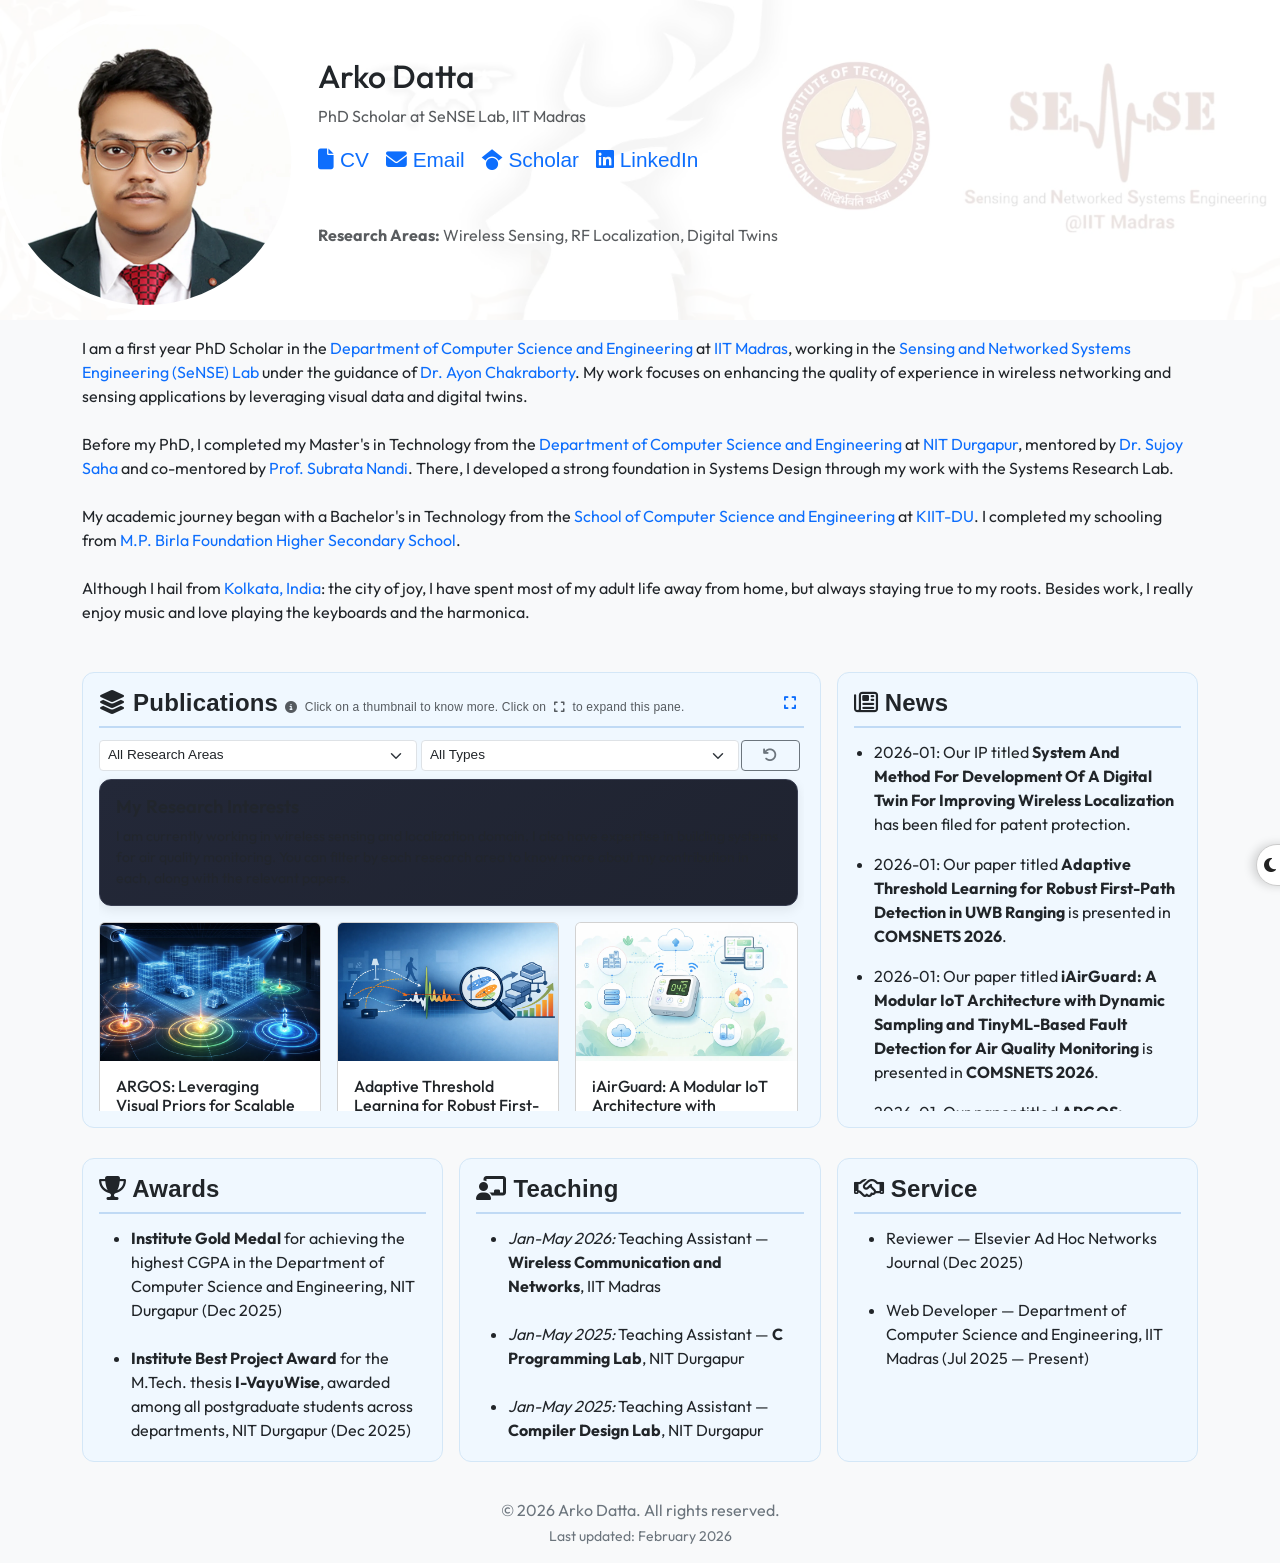
<file: index.html>
<!DOCTYPE html>
<html lang="en">

<head>
  <!-- Basic -->
  <meta charset="UTF-8" />
  <title>Arko Datta | PhD Scholar, SeNSE Lab, IIT Madras</title>
  <meta name="viewport" content="width=device-width, initial-scale=1" />
  <meta http-equiv="content-language" content="en">

  <!-- Description -->
  <meta name="description"
    content="Academic homepage of Arko Datta, PhD Scholar at the SeNSE Lab, Department of Computer Science and Engineering, IIT Madras. Research in wireless sensing, RF localization, and digital twins.">

  <!-- Canonical -->
  <link rel="canonical" href="https://cse.iitm.ac.in/~cs25d002/">

  <!-- Robots -->
  <meta name="robots" content="index, follow">

  <!-- Open Graph -->
  <meta property="og:type" content="website">
  <meta property="og:title" content="Arko Datta | PhD Scholar, IIT Madras">
  <meta property="og:description"
    content="Research in wireless sensing, RF localization, and digital twins at IIT Madras.">
  <meta property="og:url" content="https://cse.iitm.ac.in/~cs25d002/">
  <meta property="og:image" content="https://cse.iitm.ac.in/~cs25d002/assets/thumbnail.webp">

  <!-- Twitter / X -->
  <meta name="twitter:card" content="summary">
  <meta name="twitter:title" content="Arko Datta | PhD Scholar, IIT Madras">
  <meta name="twitter:description" content="Wireless sensing, RF localization, and digital twins research.">
  <meta name="twitter:image" content="https://cse.iitm.ac.in/~cs25d002/assets/thumbnail.webp">

  <!-- Favicons -->
  <link rel="icon" type="image/x-icon" href="assets/favicon/favicon.ico">
  <link rel="icon" type="image/png" sizes="16x16" href="assets/favicon/favicon-16x16.png">
  <link rel="icon" type="image/png" sizes="32x32" href="assets/favicon/favicon-32x32.png">
  <link rel="apple-touch-icon" sizes="180x180" href="assets/favicon/apple-touch-icon.png">
  <link rel="manifest" href="assets/favicon/site.webmanifest">

  <!-- CSS -->
  <link href="https://cdn.jsdelivr.net/npm/bootstrap@5.3.2/dist/css/bootstrap.min.css" rel="stylesheet">
  <link href="https://cdnjs.cloudflare.com/ajax/libs/font-awesome/6.5.1/css/all.min.css" rel="stylesheet">

  <!-- Fonts -->
  <link rel="preconnect" href="https://fonts.googleapis.com">
  <link rel="preconnect" href="https://fonts.gstatic.com" crossorigin>
  <link
    href="https://fonts.googleapis.com/css2?family=Outfit:wght@300;400;500;600;700;800&family=Nunito:wght@400;500;600;700&family=Poiret+One&display=swap"
    rel="stylesheet">

  <!-- Site CSS -->
  <link rel="stylesheet" href="styles.css">

  <!-- Person Schema -->
  <script type="application/ld+json">
  {
    "@context": "https://schema.org",
    "@type": "Person",
    "name": "Arko Datta",
    "url": "https://cse.iitm.ac.in/~cs25d002/",
    "jobTitle": "PhD Scholar",
    "affiliation": {
      "@type": "Organization",
      "name": "Indian Institute of Technology Madras"
    },
    "knowsAbout": [
      "Wireless Sensing",
      "RF Localization",
      "Digital Twins"
    ],
    "sameAs": [
      "https://scholar.google.com/citations?user=R0aOQfQAAAAJ",
      "https://www.linkedin.com/in/arkosense/"
    ]
  }
  </script>
</head>

<!-- Google tag (gtag.js) -->
<script async src="https://www.googletagmanager.com/gtag/js?id=G-C77P58GG93"></script>
<script>
  window.dataLayer = window.dataLayer || [];
  function gtag() { dataLayer.push(arguments); }
  gtag('js', new Date());

  gtag('config', 'G-C77P58GG93');
</script>

<body>
  <!-- Navbar -->
  <nav class="navbar d-none navbar-expand-lg navbar-light bg-light fixed-top">
    <div class="container-fluid">
      <div class="collapse navbar-collapse" id="navbarNav">
        <ul class="navbar-nav" id="nav-items"></ul>
      </div>
    </div>
  </nav>

  <!-- Mobile bottom hamburger -->
  <button class="btn btn-primary d-lg-none d-none mobile-menu-btn" data-bs-toggle="collapse"
    data-bs-target="#navbarNav">
    <i class="fa-solid fa-bars"></i>
  </button>

  <!-- Dynamic page content -->
  <main id="content">
    <!DOCTYPE html>
    <html lang="en">

    <head>
      <meta charset="UTF-8" />
      <title>Arko Datta</title>
      <meta name="viewport" content="width=device-width, initial-scale=1" />

      <meta name="description"
        content="Academic homepage of Arko Datta, PhD Scholar at IIT Madras. Research in wireless sensing, RF localization, and digital twins.">

      <!-- Bootstrap -->
      <link href="https://cdn.jsdelivr.net/npm/bootstrap@5.3.2/dist/css/bootstrap.min.css" rel="stylesheet">

      <!-- Font Awesome -->
      <link href="https://cdnjs.cloudflare.com/ajax/libs/font-awesome/6.5.1/css/all.min.css" rel="stylesheet">

      <!-- Your CSS -->
      <link rel="stylesheet" href="styles.css">
    </head>

    <body>

      <main id="content">

        <!-- ================= DESKTOP BANNER ================= -->
        <div class="banner-wrapper d-none d-md-block">
          <img src="assets/banner.webp" class="banner" alt="Banner">
          <div class="banner-overlay"></div>

          <div class="banner-content container">
            <div class="row align-items-center">
              <div class="col-md-3 text-center">
                <img src="assets/thumbnail.webp" class="profile-pic-banner" alt="Profile">
              </div>
              <div class="col-md-9">
                <h2>Arko Datta</h2>
                <p class="text-muted">PhD Scholar at SeNSE Lab, IIT Madras</p>
                <div class="social-icons">
                  <a href="assets/resume.pdf"><i class="fa-solid fa-file"></i> CV</a>
                  <a href="mailto:arko@cse.iitm.ac.in"><i class="fa-solid fa-envelope"></i> Email</a>
                  <a href="https://scholar.google.com/citations?user=R0aOQfQAAAAJ&hl=en"><i
                      class="fa-brands fa-google-scholar"></i> Scholar</a>
                  <a href="https://www.linkedin.com/in/arkosense/?originalSubdomain=in"><i
                      class="fa-brands fa-linkedin"></i> LinkedIn</a>
                </div>
                <p class="text-muted"><br><br><b>Research Areas: </b>Wireless Sensing, RF Localization, Digital Twins
                </p>
              </div>
            </div>
          </div>
        </div>

        <!-- ================= MOBILE HEADER ================= -->
        <img src="assets/banner.webp" class="banner d-md-none" alt="Banner">

        <div class="container d-md-none text-center">
          <img src="assets/thumbnail.webp" class="profile-pic mt-3" alt="Profile">
          <h2 class="mt-3">Arko Datta</h2>
          <p class="text-muted">PhD Scholar at SeNSE Lab, IIT Madras</p>

          <!-- ✅ MOBILE ACTION BUTTONS (ICON ONLY) -->
          <div class="d-flex justify-content-center gap-4 social-icons mt-3">
            <a href="assets/resume.pdf" aria-label="CV">
              <i class="fa-solid fa-file"></i>
            </a>
            <a href="mailto:arko@cse.iitm.ac.in" aria-label="Email">
              <i class="fa-solid fa-envelope"></i>
            </a>
            <a href="https://scholar.google.com/citations?user=R0aOQfQAAAAJ&hl=en" aria-label="Google Scholar">
              <i class="fa-brands fa-google-scholar"></i>
            </a>
            <a href="https://www.linkedin.com/in/arkosense/?originalSubdomain=in" aria-label="LinkedIn">
              <i class="fa-brands fa-linkedin"></i>
            </a>
          </div>
          <p class="text-muted"><br><b>Research Areas: </b>Wireless Sensing, RF Localization, Digital Twins</p>
        </div>

        <!-- ================= BIO ================= -->
        <div class="container mb-4 mt-3">
          <p class="mb-5 mt-3">
            I am a first year PhD Scholar in the <a href="https://www.cse.iitm.ac.in/">Department of Computer Science
              and Engineering</a> at <a href="https://www.iitm.ac.in/">IIT Madras</a>, working in the <a
              href="https://www.cse.iitm.ac.in/~sense/">Sensing and Networked Systems Engineering (SeNSE) Lab</a> under
            the guidance of <a href="https://www.cse.iitm.ac.in/~ayon/">Dr. Ayon Chakraborty</a>. My work focuses on
            enhancing the quality of experience in wireless networking and sensing applications by leveraging visual
            data and digital twins.<br><br>Before my PhD, I completed my Master's in Technology from the <a
              href="https://nitdgp.ac.in/department/computer-science-engineering">Department of Computer Science and
              Engineering</a> at <a href="https://nitdgp.ac.in/">NIT Durgapur</a>, mentored by <a
              href="https://nitdgp.ac.in/department/computer-science-engineering/faculty-1/sujoy-saha-1">Dr. Sujoy
              Saha</a> and co-mentored by <a
              href="https://nitdgp.ac.in/department/computer-science-engineering/faculty-1/subrata-nandi">Prof. Subrata
              Nandi</a>. There, I developed a strong foundation in Systems Design through my work with the Systems
            Research Lab.<br><br>My academic journey began with a Bachelor's in Technology from the <a
              href="https://kiit.ac.in/">School of Computer Science and Engineering</a> at <a
              href="https://kiit.ac.in/">KIIT-DU</a>. I completed my schooling from <a
              href="https://www.mpbfhsschool.com/">M.P. Birla Foundation Higher Secondary School</a>.<br><br>Although I
            hail from <a href="https://en.wikipedia.org/wiki/Kolkata">Kolkata, India</a>: the city of joy, I have spent
            most of my adult life away from home, but always staying true to my roots. Besides work, I really enjoy
            music and love playing the keyboards and the harmonica.
            <br>
          </p>
        </div>
        <!-- ================= DESKTOP CONTENT ================= -->
        <div class="container d-none d-md-grid">

          <!-- ROW 1 -->
          <div class="row g-3">

            <!-- PUBLICATIONS -->
            <div class="col-md-8">
              <div class="section-card">
                <h4 class="section-header">
                  <i class="fa-solid fa-layer-group"></i> Publications
                </h4>

                <div class="section-body">
                  <p class="text-muted">
                    Selected peer-reviewed publications in wireless sensing and localization.
                  </p>

                  <div class="row row-cols-1 row-cols-md-3 g-3">
                    <div class="col">
                      <div class="card h-100">
                        <div class="card-body">Publication</div>
                      </div>
                    </div>
                    <div class="col">
                      <div class="card h-100">
                        <div class="card-body">Publication</div>
                      </div>
                    </div>
                    <div class="col">
                      <div class="card h-100">
                        <div class="card-body">Publication</div>
                      </div>
                    </div>
                  </div>
                </div>
              </div>
            </div>

            <!-- NEWS -->
            <div class="col-md-4">
              <div class="section-card">
                <h4 class="section-header">
                  <i class="fa-regular fa-newspaper"></i> News
                </h4>
                <div class="section-body">
                  <ul>
                    <li>Conference participation</li>
                    <li>Paper acceptances</li>
                    <li>Research updates</li>
                  </ul>
                </div>
              </div>
            </div>

          </div>

          <!-- ROW 2 -->
          <div class="row g-3 mt-1">

            <div class="col-md-4">
              <div class="section-card">
                <h4 class="section-header">
                  <i class="fa-solid fa-trophy"></i> Awards
                </h4>
                <div class="section-body text-muted">
                  Academic honors and fellowships
                </div>
              </div>
            </div>

            <div class="col-md-4">
              <div class="section-card">
                <h4 class="section-header">
                  <i class="fa-solid fa-chalkboard-user"></i> Teaching
                </h4>
                <div class="section-body text-muted">
                  Teaching assistantships and mentoring
                </div>
              </div>
            </div>

            <div class="col-md-4">
              <div class="section-card">
                <h4 class="section-header">
                  <i class="fa-regular fa-handshake"></i> Service
                </h4>
                <div class="section-body text-muted">
                  Academic and professional service
                </div>
              </div>
            </div>

          </div>
        </div>

        <!-- ================= MOBILE TABS ================= -->
        <div class="container d-md-none mt-4">

          <ul class="nav nav-tabs">
            <li class="nav-item">
              <button class="nav-link active">Publications</button>
            </li>
            <li class="nav-item">
              <button class="nav-link">News</button>
            </li>
            <li class="nav-item">
              <button class="nav-link">Awards</button>
            </li>
            <li class="nav-item">
              <button class="nav-link">Teaching</button>
            </li>
            <li class="nav-item">
              <button class="nav-link">Service</button>
            </li>
          </ul>

          <div class="mt-3 text-muted">
            Mobile academic content overview. Full content loads dynamically.
          </div>

        </div>

      </main>

    </body>

    </html>

  </main>

  <!-- Footer -->
  <footer class="footer mt-auto py-3 bg-light">
    <div class="container text-center">
      <p class="text-muted mb-1">
        © 2026 Arko Datta. All rights reserved.
      </p>
      <p class="text-muted small mb-0">
        Last updated: February 2026
      </p>
    </div>
  </footer>

  <!-- Bootstrap JS -->
  <script src="https://cdn.jsdelivr.net/npm/bootstrap@5.3.2/dist/js/bootstrap.bundle.min.js"></script>
  <script src="scripts.js"></script>
</body>

</html>
</file>
<file: styles.css>
/* ===================================================== */
/* ================= GLOBAL RESET ====================== */
/* ===================================================== */

body {
  padding-top: 0px;
  scroll-behavior: smooth;
  background: #f8f9fa;

  font-family: "Outfit", sans-serif;
  font-optical-sizing: auto;
  font-weight: 400;
  font-style: normal;
}


/* ===================================================== */
/* ================= BANNER ============================ */
/* ===================================================== */

.banner {
  width: 100%;
  height: auto;
  display: block;
}

.banner-wrapper {
  position: relative;
  width: 100%;
  overflow: hidden;
}

.banner-overlay {
  position: absolute;
  inset: 0;
  background: rgba(255, 255, 255, 0.85);
  z-index: 1;
}

.banner-content {
  position: absolute;
  inset: 0;
  display: flex;
  align-items: center;
  z-index: 2;
  transform: translateX(3%);
}

.profile-pic-banner {
  max-height: 85%;
  height: 300px;
  width: 300px;
  aspect-ratio: 1 / 1;
  border-radius: 50%;
  object-fit: cover;
  border: 5px solid white;
  transform: translateX(-40%);
}

/* ===================================================== */
/* ================= CONTENT LAYOUT ==================== */
/* ===================================================== */

.content {
  height: 90vh;
  display: flex;
  flex-direction: column;
  gap: 30px;
  padding-bottom: 20px;
}

.content-row {
  flex: 1;
  min-height: 0;
}

.content-row>[class*="col-"] {
  height: 100%;
}

/* ===================================================== */
/* ================= SECTION CARD ====================== */
/* ===================================================== */

.section-card {
  background: aliceblue;
  border: 1px solid #d4e7f7;
  border-radius: 12px;
  padding: 16px;
  height: 100%;
  display: flex;
  flex-direction: column;
}

.section-header {
  flex-shrink: 0;
  margin: 0 0 12px 0;
  padding-bottom: 8px;
  border-bottom: 2px solid #c0daf5;

  font-family: "Nunito Sans", sans-serif;
  font-weight: 600;
  letter-spacing: 0.2px;
}

.section-header small {
  font-size: 0.75rem;
  font-weight: 400;
  color: #666;
}

.section-body {
  flex: 1;
  overflow-y: auto;
  overflow-x: hidden;
  padding-right: 6px;
  min-height: 0;
}

/* Scrollbars */
.section-body::-webkit-scrollbar {
  width: 6px;
}

.section-body::-webkit-scrollbar-track {
  background: #e8f4fc;
  border-radius: 3px;
}

.section-body::-webkit-scrollbar-thumb {
  background: #a8d0ec;
  border-radius: 3px;
}

.section-body::-webkit-scrollbar-thumb:hover {
  background: #8fc4e8;
}

/* ===================================================== */
/* ================= PUBLICATIONS ====================== */
/* ===================================================== */

.pub-card {
  margin-bottom: 20px;
}

.pub-card:last-child {
  margin-bottom: 0;
}

.card-img-top.pub-thumb {
  width: 100%;
  aspect-ratio: 16 / 10;   /* or 4 / 3 if you prefer */
  object-fit: cover;
  height: auto;           /* IMPORTANT: override Bootstrap */
  cursor: pointer;
}


/* ===================================================== */
/* ================= NEWS ============================== */
/* ===================================================== */

.news-box {
  background: transparent;
  padding-left: 4px;
}

#news-content,
#news-content-mobile {
  margin: 0;
  padding-left: 20px;
}

#news-content li,
#news-content-mobile li {
  margin-bottom: 16px;
}

#news-content li:last-child,
#news-content-mobile li:last-child {
  margin-bottom: 0;
}

/* ===================================================== */
/* ================= AWARDS / TEACHING / SERVICE ======= */
/* ===================================================== */

#awards-content p,
#teaching-content p,
#service-content p {
  margin-bottom: 50px;
}

#awards-content p:last-child,
#teaching-content p:last-child,
#service-content p:last-child {
  margin-bottom: 0;
}

/* ===================================================== */
/* ================= MOBILE ============================ */
/* ===================================================== */

.profile-pic {
  width: 160px;
  height: 160px;
  border-radius: 50%;
  object-fit: cover;
  border: 5px solid white;
}

.social-icons a {
  font-size: 1.3rem;
  margin-right: 14px;
  text-decoration: none;

  font-family: "Nunito Sans", sans-serif;
  font-weight: 500;
}

/* Mobile responsiveness */
@media (max-width: 767px) {
  .content {
    height: auto;
    padding-bottom: 0;
  }

  .content-row {
    height: auto;
    flex: none;
  }

  .content-row>[class*="col-"] {
    height: auto;
  }

  .section-card {
    margin-bottom: 16px;
    height: auto;
  }

  .section-body {
    overflow-y: visible;
    max-height: none;
  }

  /* Fixed height for tab content on mobile */
  .tab-content {
    height: 70vh;
    overflow-y: scroll;
    overflow-x: hidden;
  }

  .tab-pane {
    height: 70vh;
  }
}

/* ===================================================== */
/* ================= FOOTER ============================ */
/* ===================================================== */

.footer {
  background: #e8f4fc;
  margin-top: 50px;
}

.footer p {
  margin: 0;
}

.footer .text-muted {
  color: #6c757d !important;
}

/* Sticky tabs */
@media (max-width: 767.98px) {
  .nav-tabs {
    position: sticky;
    top: 0;
    z-index: 1020;
    background-color: #f8f9fa;
    padding-top: 0.5rem;
    padding-bottom: 0.5rem;
    box-shadow: 0 2px 4px rgba(0, 0, 0, 0.1);
  }

  .tab-content {
    position: relative;
    z-index: 1;
  }
}

/* ===================================================== */
/* ================= FILTERS =========================== */
/* ===================================================== */

.row.g-1.align-items-center .col-11 {
  flex: 0 0 91.666667%;
  max-width: 91.666667%;
}

.row.g-1.align-items-center .col-1 {
  flex: 0 0 8.333333%;
  max-width: 8.333333%;
  min-width: 35px;
}

#filter-vertical,
#filter-type,
#clear-filters,
#modal-filter-vertical,
#modal-filter-type,
#modal-clear-filters,
button,
select,
.nav-tabs .nav-link {
  font-family: "Nunito Sans", sans-serif;
  font-weight: 500;
}

#filter-vertical,
#filter-type,
#clear-filters {
  height: 31px;
  font-size: 0.85rem;
}

#modal-filter-vertical,
#modal-filter-type,
#modal-clear-filters {
  height: 38px;
}

.btn i.fa-undo {
  font-size: 0.9rem;
}

/* Mobile-only filter tweaks */
@media (max-width: 767.98px) {

  .filter-vertical,
  .filter-type {
    background-image: none !important;
    padding-right: 6px !important;
    appearance: none;
    -webkit-appearance: none;
    -moz-appearance: none;
  }

  #modal-filter-vertical,
  #modal-filter-type {
    background-image: none !important;
    padding-right: 6px !important;
    appearance: none;
    -webkit-appearance: none;
  }
}

/* ===================================================== */
/* ================= SCROLL TO TOP ===================== */
/* ===================================================== */

@media (max-width: 767.98px) {
  #pubs-scroll-top {
    position: fixed;
    bottom: 6rem;
    left: 50%;
    transform: translateX(-50%);
    z-index: 1050;
    border-radius: 50%;
    width: 42px;
    height: 42px;

    display: flex;
    align-items: center;
    justify-content: center;

    box-shadow: 0 4px 10px rgba(0, 0, 0, 0.25);

    opacity: 0;
    pointer-events: none;
    transition: opacity 300ms ease;
  }

  #pubs-scroll-top.visible {
    opacity: 1;
    pointer-events: auto;
  }

  .tab-pane:not(.active) #pubs-scroll-top {
    opacity: 0 !important;
    pointer-events: none !important;
  }
}


/* ===================================================== */
/* ================= FADE TRANSITIONS ================= */
/* ===================================================== */

#publications-content,
#publications-content-mobile {
  transition: opacity 180ms ease;
}

.pub-fade-out {
  opacity: 0;
}

.pub-fade-in {
  opacity: 1;
}

#vertical-description,
.vertical-description {
  transition: opacity 180ms ease;
}

.desc-fade-out {
  opacity: 0;
}

.desc-fade-in {
  opacity: 1;
}


/* ================= IMPROVED DARK MODE ==================== */

/* Auto dark mode based on system preference */
@media (prefers-color-scheme: dark) {
  body:not(.light-mode) {
    background: #1a1d29;
    color: #e8eaf0;
  }

  body:not(.light-mode) .banner-overlay {
    background: rgba(26, 29, 41, 0.88);
  }

  body:not(.light-mode) .section-card {
    background: linear-gradient(145deg, #232838, #1f2330);
    border-color: #3a3f52;
    box-shadow: 0 2px 8px rgba(0, 0, 0, 0.3);
  }

  body:not(.light-mode) .section-header {
    border-bottom-color: #404866;
    color: #f5f6fa;
  }

  body:not(.light-mode) .section-header small,
  body:not(.light-mode) .text-muted {
    color: #a5aab8 !important;
  }

  body:not(.light-mode) .section-body::-webkit-scrollbar-track {
    background: #252936;
  }

  body:not(.light-mode) .section-body::-webkit-scrollbar-thumb {
    background: #4a5268;
    border-radius: 4px;
  }

  body:not(.light-mode) .section-body::-webkit-scrollbar-thumb:hover {
    background: #5d6786;
  }

  body:not(.light-mode) .nav-tabs {
    background-color: #1a1d29;
    border-bottom-color: #3a3f52;
  }

  body:not(.light-mode) .nav-tabs .nav-link {
    color: #c5c9d6;
    border-color: transparent;
  }

  body:not(.light-mode) .nav-tabs .nav-link:hover {
    color: #e8eaf0;
    background-color: #252936;
  }

  body:not(.light-mode) .nav-tabs .nav-link.active {
    background: linear-gradient(145deg, #232838, #1f2330);
    border-color: #3a3f52 #3a3f52 transparent;
    color: #ffffff;
  }

  body:not(.light-mode) .modal-content {
    background: linear-gradient(145deg, #232838, #1f2330);
    color: #e8eaf0;
    border-color: #3a3f52;
  }

  body:not(.light-mode) .modal-header,
  body:not(.light-mode) .modal-footer {
    border-color: #3a3f52;
  }

  body:not(.light-mode) .btn-outline-primary {
    color: #7db3ff;
    border-color: #4a7bc8;
  }

  body:not(.light-mode) .btn-outline-primary:hover {
    background-color: #4a7bc8;
    color: #ffffff;
    border-color: #4a7bc8;
  }

  body:not(.light-mode) .btn-outline-secondary {
    color: #c5c9d6;
    border-color: #4a5268;
  }

  body:not(.light-mode) .btn-outline-secondary:hover {
    background-color: #4a5268;
    color: #ffffff;
    border-color: #4a5268;
  }

  body:not(.light-mode) a {
    color: #7db3ff;
  }

  body:not(.light-mode) a:hover {
    color: #a5cfff;
  }

  body:not(.light-mode) .card {
    background: linear-gradient(145deg, #252a3d, #212533);
    border-color: #3a3f52;
    color: #e8eaf0;
    box-shadow: 0 2px 6px rgba(0, 0, 0, 0.25);
  }

  body:not(.light-mode) .card-body {
    background: transparent;
  }

  body:not(.light-mode) .card:hover {
    box-shadow: 0 4px 12px rgba(0, 0, 0, 0.35);
  }

  body:not(.light-mode) .footer {
    background: #1f2330;
    border-top: 1px solid #3a3f52;
  }

  body:not(.light-mode) .pub-card img {
    filter: brightness(0.88) contrast(1.08);
  }

  body:not(.light-mode) .pub-card:hover img {
    filter: brightness(1) contrast(1.12);
  }

  /* Form controls */
  body:not(.light-mode) .form-select {
    background-color: #252a3d;
    border-color: #3a3f52;
    color: #e8eaf0;
  }

  body:not(.light-mode) .form-select:focus {
    background-color: #252a3d;
    border-color: #5d6786;
    color: #e8eaf0;
    box-shadow: 0 0 0 0.2rem rgba(74, 123, 200, 0.25);
  }

  body:not(.light-mode) .form-select option {
    background-color: #252a3d;
    color: #e8eaf0;
  }

  body:not(.light-mode) .btn-close {
    filter: invert(1) grayscale(100%) brightness(200%);
  }

  /* Badges */
  body:not(.light-mode) .badge.bg-primary {
    background-color: #4a7bc8 !important;
  }

  body:not(.light-mode) .badge.bg-secondary {
    background-color: #4a5268 !important;
  }
}

/* Manual dark mode override */
body.dark-mode {
  background: #1a1d29;
  color: #e8eaf0;
}

body.dark-mode .banner-overlay {
  background: rgba(26, 29, 41, 0.88);
}

body.dark-mode .section-card {
  background: linear-gradient(145deg, #232838, #1f2330);
  border-color: #3a3f52;
  box-shadow: 0 2px 8px rgba(0, 0, 0, 0.3);
}

body.dark-mode .section-header {
  border-bottom-color: #404866;
  color: #f5f6fa;
}

body.dark-mode .section-header small,
body.dark-mode .text-muted {
  color: #a5aab8 !important;
}

body.dark-mode .section-body::-webkit-scrollbar-track {
  background: #252936;
}

body.dark-mode .section-body::-webkit-scrollbar-thumb {
  background: #4a5268;
  border-radius: 4px;
}

body.dark-mode .section-body::-webkit-scrollbar-thumb:hover {
  background: #5d6786;
}

body.dark-mode .nav-tabs {
  background-color: #1a1d29;
  border-bottom-color: #3a3f52;
}

body.dark-mode .nav-tabs .nav-link {
  color: #c5c9d6;
  border-color: transparent;
}

body.dark-mode .nav-tabs .nav-link:hover {
  color: #e8eaf0;
  background-color: #252936;
}

body.dark-mode .nav-tabs .nav-link.active {
  background: linear-gradient(145deg, #232838, #1f2330);
  border-color: #3a3f52 #3a3f52 transparent;
  color: #ffffff;
}

body.dark-mode .modal-content {
  background: linear-gradient(145deg, #232838, #1f2330);
  color: #e8eaf0;
  border-color: #3a3f52;
}

body.dark-mode .modal-header,
body.dark-mode .modal-footer {
  border-color: #3a3f52;
}

body.dark-mode .btn-outline-primary {
  color: #7db3ff;
  border-color: #4a7bc8;
}

body.dark-mode .btn-outline-primary:hover {
  background-color: #4a7bc8;
  color: #ffffff;
  border-color: #4a7bc8;
}

body.dark-mode .btn-outline-secondary {
  color: #c5c9d6;
  border-color: #4a5268;
}

body.dark-mode .btn-outline-secondary:hover {
  background-color: #4a5268;
  color: #ffffff;
  border-color: #4a5268;
}

body.dark-mode a {
  color: #7db3ff;
}

body.dark-mode a:hover {
  color: #a5cfff;
}

body.dark-mode .card {
  background: linear-gradient(145deg, #252a3d, #212533);
  border-color: #3a3f52;
  color: #e8eaf0;
  box-shadow: 0 2px 6px rgba(0, 0, 0, 0.25);
}

body.dark-mode .card-body {
  background: transparent;
}

body.dark-mode .card:hover {
  box-shadow: 0 4px 12px rgba(0, 0, 0, 0.35);
}

body.dark-mode .footer {
  background: #1f2330;
  border-top: 1px solid #3a3f52;
}

body.dark-mode .pub-card img {
  filter: brightness(0.88) contrast(1.08);
}

body.dark-mode .pub-card:hover img {
  filter: brightness(1) contrast(1.12);
}

/* Form controls */
body.dark-mode .form-select {
  background-color: #252a3d;
  border-color: #3a3f52;
  color: #e8eaf0;
}

body.dark-mode .form-select:focus {
  background-color: #252a3d;
  border-color: #5d6786;
  color: #e8eaf0;
  box-shadow: 0 0 0 0.2rem rgba(74, 123, 200, 0.25);
}

body.dark-mode .form-select option {
  background-color: #252a3d;
  color: #e8eaf0;
}

body.dark-mode .btn-close {
  filter: invert(1) grayscale(100%) brightness(200%);
}

/* Badges */
body.dark-mode .badge.bg-primary {
  background-color: #4a7bc8 !important;
}

body.dark-mode .badge.bg-secondary {
  background-color: #4a5268 !important;
}

/* Manual light mode override */
body.light-mode {
  background: #f8f9fa;
  color: #212529;
}

body.light-mode .section-card {
  background: aliceblue;
  border-color: #d4e7f7;
}

body.light-mode .card {
  background: #ffffff;
  border-color: #dee2e6;
}

/* Footer in dark mode */
@media (prefers-color-scheme: dark) {
  body:not(.light-mode) .footer {
    background: #1f2330 !important;
    border-top: 1px solid #3a3f52;
  }

  body:not(.light-mode) .bg-light {
    background: #1f2330 !important;
  }
}

body.dark-mode .footer {
  background: #1f2330 !important;
  border-top: 1px solid #3a3f52;
}

body.dark-mode .bg-light {
  background: #1f2330 !important;
}

/* ========== DARK MODE TOGGLE BUTTON ================== */

#dark-mode-toggle {
  position: fixed;
  bottom: 14px;

  /* push half out of screen */
  right: -18px;

  width: 42px;
  height: 42px;

  /* left side rounded, right side flat */
  border-radius: 50% 0 0 50%;

  border: 1px solid #ccc;
  background: #ffffff;
  color: #222;

  display: flex;
  align-items: center;
  justify-content: center;

  cursor: pointer;
  z-index: 2000;

  box-shadow: -4px 0 10px rgba(0, 0, 0, 0.15);
  padding-right: 20px;
  transition:
    background 180ms ease,
    color 180ms ease,
    border-color 180ms ease,
    transform 120ms ease;
}

body.dark-mode #dark-mode-toggle {
  background: #232838;
  border-color: #4a5268;
  color: #f5f6fa;
  box-shadow: -4px 0 10px rgba(0, 0, 0, 0.4);
}

body.dark-mode .vertical-desc-card,
body:not(.light-mode) .vertical-desc-card {
  background: linear-gradient(145deg, #232838, #1f2330);
  border-color: #3a3f52;
}

#dark-mode-toggle:hover {
  transform: translateX(-2px);
  /* subtle “peek” */
}

#dark-mode-toggle i {
  font-size: 1rem;
}


a {
  text-decoration: none !important;
}

/* ===================================================== */
/* ============ VERTICAL DESCRIPTION CARD ============== */
/* ===================================================== */

.vertical-desc-card {
  background: white;
  border: 1px solid #d4e7f7;
  border-radius: 12px;
  padding: 16px;
  margin-top: 8px;
  box-shadow: 0 4px 12px rgba(0, 0, 0, 0.08);
}

/* Bigger, calmer typography */
.vertical-desc-card h5 {
  font-size: 1.15rem;
  font-weight: 600;
  margin-bottom: 0.5rem;
}

.vertical-desc-card p {
  font-size: 1rem;
  line-height: 1.6;
  margin-bottom: 0;

}

@media (min-width: 768px) {
  .vertical-desc-card p {
    font-size: 1rem;
  }
}

/* ===================================================== */
/* ===== DESKTOP GRID ROW HEIGHTS (60% / 40%) ========== */
/* ===================================================== */

@media (min-width: 768px) {
  .content {
    display: grid;
    /* reinforce intent */
    grid-template-rows: 60fr 40fr;
    gap: 30px;
    /* keep your existing spacing */
    height: 90vh;
    /* already present, but explicit */
  }

  .content-row {
    height: 100%;
    min-height: 0;
    /* IMPORTANT for scrollable children */
  }
}

#expand-publications.btn-outline-primary {
  border: none;
}
</file>
